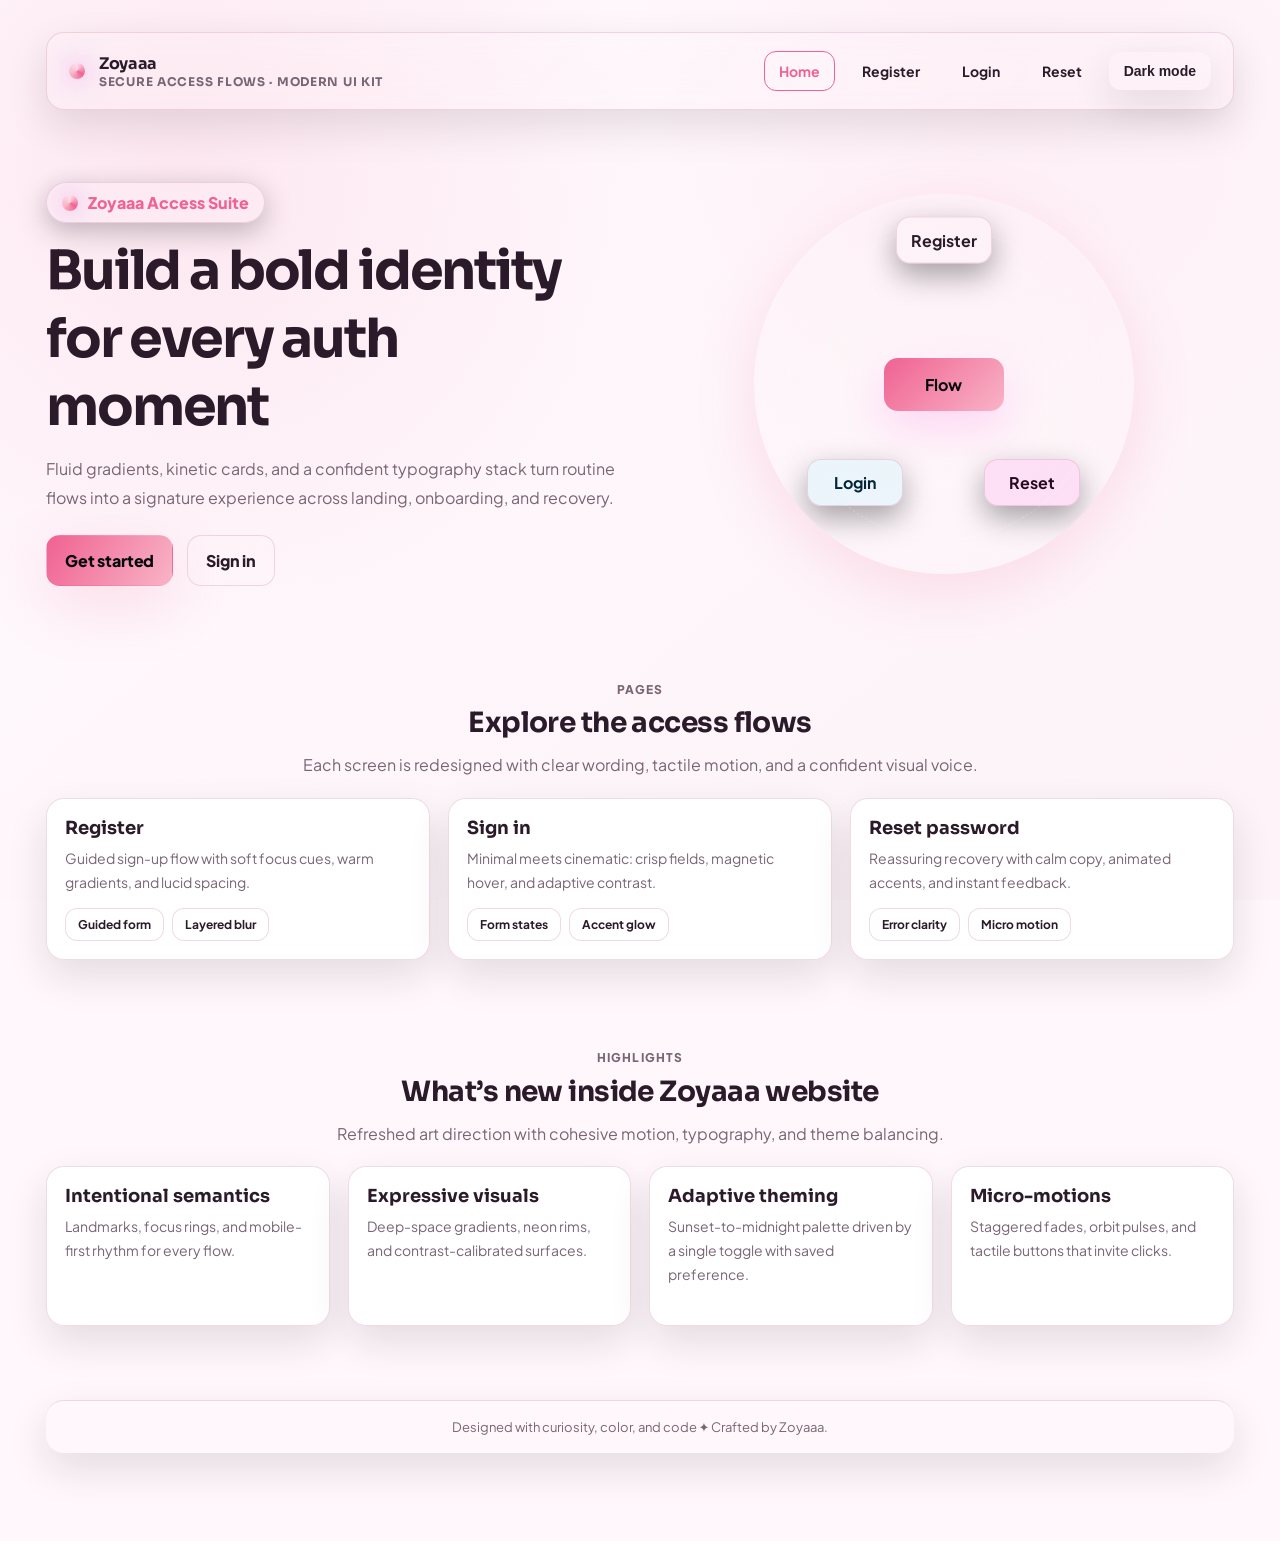
<file: index.html>
<!DOCTYPE html>
<html lang="en">
<head>
    <meta charset="UTF-8" />
    <meta name="viewport" content="width=device-width, initial-scale=1.0" />
    <title>Zoyaaa · Digital Atlas</title>
    <link rel="stylesheet" href="index.css">
</head>
<body>
    <div class="page-shell">
        <header>
            <div class="brand">
                <span class="logo-dot"></span>
                <div>
                    <div>Zoyaaa</div>
                    <span class="brand-sub">Secure access flows · Modern UI kit</span>
                </div>
            </div>
            <nav>
                <a href="index.html" class="active">Home</a>
                <a href="register.html">Register</a>
                <a href="login.html">Login</a>
                <a href="forgetpass.html">Reset</a>
                <button id="themeToggle" class="theme-toggle" aria-label="Toggle theme">Toggle</button>
            </nav>
        </header>

        <main>
            <section class="hero fade">
                <div class="hero-copy">
                    <div class="badge">
                        <span class="logo-dot pulse"></span>
                        Zoyaaa Access Suite
                    </div>
                    <h1>Build a bold identity for every auth moment</h1>
                    <p>Fluid gradients, kinetic cards, and a confident typography stack turn routine flows into a signature experience across landing, onboarding, and recovery.</p>
                    <div class="actions">
                        <a href="register.html" class="btn btn-primary">Get started</a>
                        <a href="login.html" class="btn btn-ghost">Sign in</a>
                    </div>
                </div>
                <div class="hero-visual">
                    <div class="orbital">
                        <div class="planet planet-main">Flow</div>
                        <div class="planet pill">Register</div>
                        <div class="planet pill alt">Login</div>
                        <div class="planet pill accent">Reset</div>
                        <div class="orbit-line"></div>
                    </div>
                </div>
            </section>

            <section class="section fade">
                <div class="section-head">
                    <p class="eyebrow">Pages</p>
                    <h2>Explore the access flows</h2>
                    <p>Each screen is redesigned with clear wording, tactile motion, and a confident visual voice.</p>
                </div>
                <div class="grid">
                    <div class="card" onclick="location.href='register.html'">
                        <h3>Register</h3>
                        <p>Guided sign-up flow with soft focus cues, warm gradients, and lucid spacing.</p>
                        <div class="learn-tags">
                            <span class="tag">Guided form</span>
                            <span class="tag">Layered blur</span>
                        </div>
                    </div>
                    <div class="card" onclick="location.href='login.html'">
                        <h3>Sign in</h3>
                        <p>Minimal meets cinematic: crisp fields, magnetic hover, and adaptive contrast.</p>
                        <div class="learn-tags">
                            <span class="tag">Form states</span>
                            <span class="tag">Accent glow</span>
                        </div>
                    </div>
                    <div class="card" onclick="location.href='forgetpass.html'">
                        <h3>Reset password</h3>
                        <p>Reassuring recovery with calm copy, animated accents, and instant feedback.</p>
                        <div class="learn-tags">
                            <span class="tag">Error clarity</span>
                            <span class="tag">Micro motion</span>
                        </div>
                    </div>
                </div>
            </section>

            <section class="section fade">
                <div class="section-head">
                    <p class="eyebrow">Highlights</p>
                    <h2>What’s new inside Zoyaaa website</h2>
                    <p>Refreshed art direction with cohesive motion, typography, and theme balancing.</p>
                </div>
                <div class="grid">
                    <div class="card">
                        <h3>Intentional semantics</h3>
                        <p>Landmarks, focus rings, and mobile-first rhythm for every flow.</p>
                    </div>
                    <div class="card">
                        <h3>Expressive visuals</h3>
                        <p>Deep-space gradients, neon rims, and contrast-calibrated surfaces.</p>
                    </div>
                    <div class="card">
                        <h3>Adaptive theming</h3>
                        <p>Sunset-to-midnight palette driven by a single toggle with saved preference.</p>
                    </div>
                    <div class="card">
                        <h3>Micro-motions</h3>
                        <p>Staggered fades, orbit pulses, and tactile buttons that invite clicks.</p>
                    </div>
                </div>
            </section>
        </main>

        <footer>
            <p>Designed with curiosity, color, and code ✦ Crafted by Zoyaaa.</p>
        </footer>
    </div>

    <script src="theme.js"></script>
    <script src="index.js"></script>
</body>
</html>
</file>
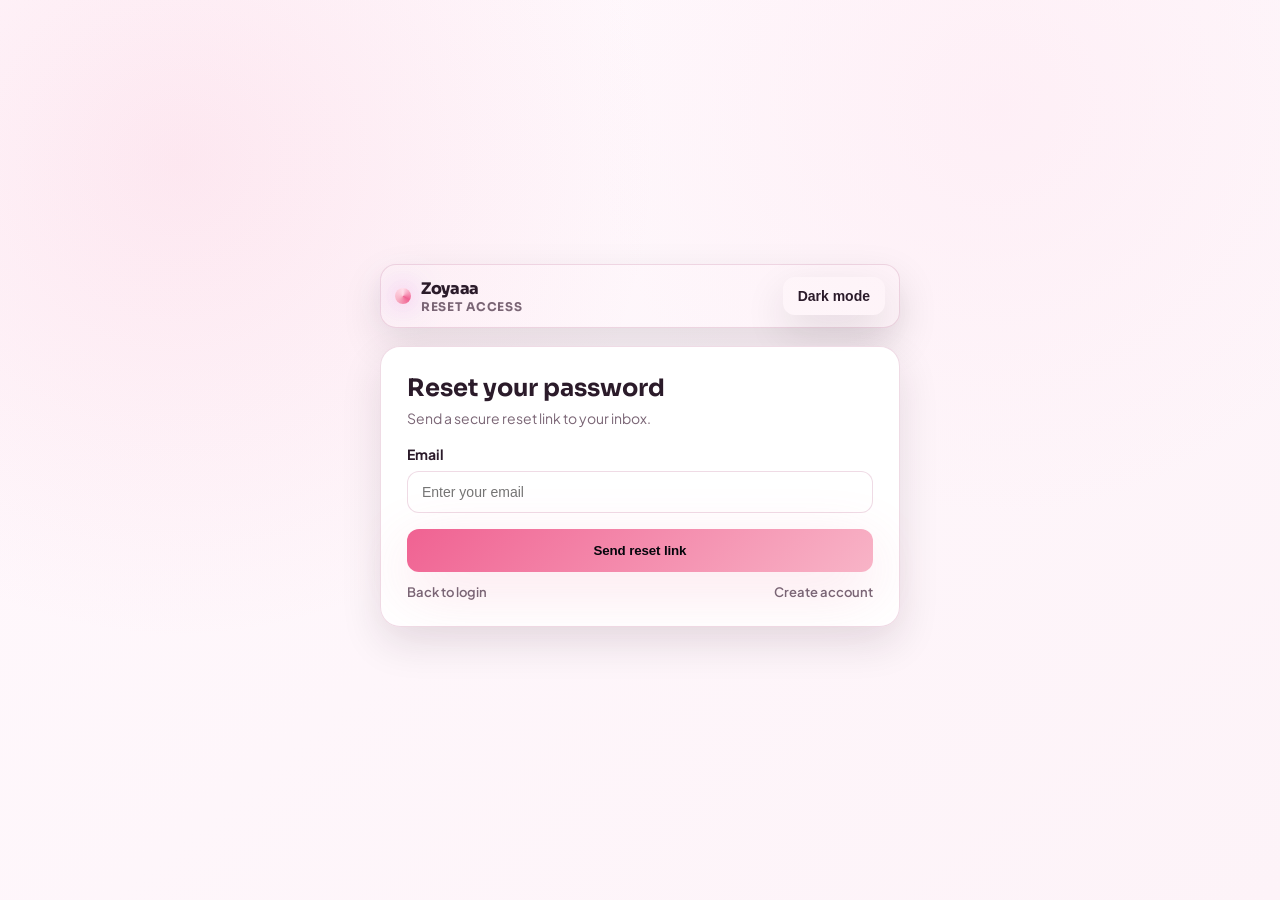
<file: forgetpass.html>
<!DOCTYPE html>
<html lang="en">

<head>
    <meta charset="UTF-8" />
    <meta name="viewport" content="width=device-width, initial-scale=1.0" />
    <title>Reset Password · Zoyaaa</title>
    <link rel="stylesheet" href="index.css">
</head>

<body>

    <div class="auth-page">
        <div class="auth-shell fade">
            <div class="auth-header">
                <div class="auth-brand">
                    <span class="logo-dot"></span>
                    <div>
                        <div>Zoyaaa</div>
                        <span class="brand-sub">Reset access</span>
                    </div>
                </div>
                <button id="themeToggle" class="theme-toggle" aria-label="Toggle theme">Toggle</button>
            </div>

            <div class="auth-card">
                <h2>Reset your password</h2>
                <p class="auth-subtitle">Send a secure reset link to your inbox.</p>
                <div id="errorMsg" class="error"></div>

                <div class="field">
                    <label for="email">Email</label>
                    <input type="email" id="email" placeholder="Enter your email" autocomplete="email" />
                </div>

                <button class="cta" onclick="resetPass()">Send reset link</button>

                <div class="auth-actions">
                    <a class="ghost-link" href="login.html">Back to login</a>
                    <a class="ghost-link" href="register.html">Create account</a>
                </div>
               
        </div>
    </div>

    <script src="theme.js"></script>
    <script src="index.js"></script>
    <script>
        function resetPass() {
            const email = document.getElementById("email").value;
            const errorMsg = document.getElementById("errorMsg");

            errorMsg.classList.remove("show");
            errorMsg.innerText = "";

            if (!email) {
                errorMsg.innerText = "Please enter your email.";
                errorMsg.classList.add("show");
                return;
            }

            alert("Password reset link sent to your email!");
        }
    </script>

</body>

</html>
</file>
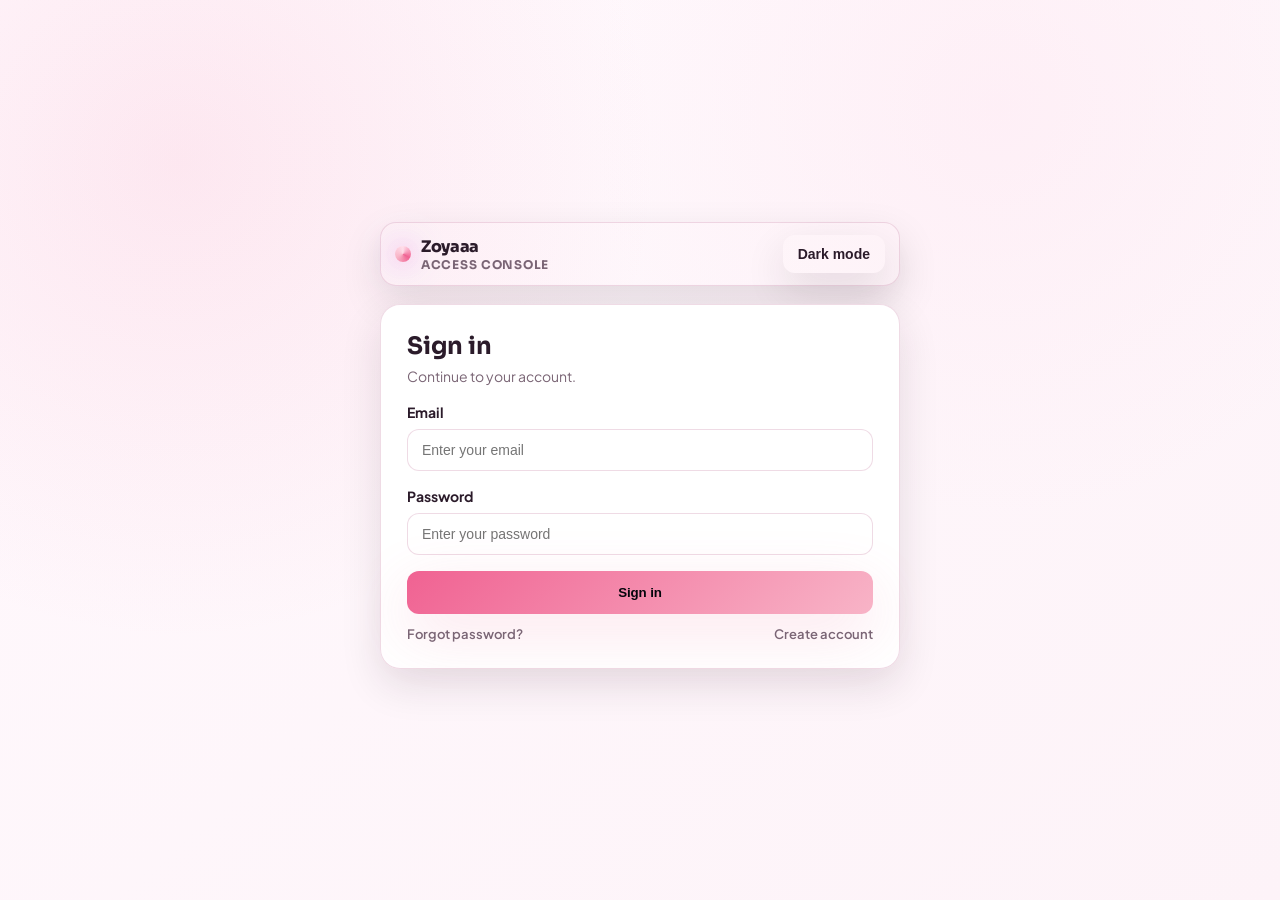
<file: login.html>
<!DOCTYPE html>
<html lang="en">
<head>
    <meta charset="UTF-8" />
    <meta name="viewport" content="width=device-width, initial-scale=1.0" />
    <title>Login · Zoyaaa</title>
    <link rel="stylesheet" href="index.css">
</head>
<body>
    <div class="auth-page">
        <div class="auth-shell fade">
            <div class="auth-header">
                <div class="auth-brand">
                    <span class="logo-dot"></span>
                    <div>
                        <div>Zoyaaa</div>
                        <span class="brand-sub">Access console</span>
                    </div>
                </div>
                <button id="themeToggle" class="theme-toggle" aria-label="Toggle theme">Toggle</button>
            </div>

            <div class="auth-card">
                <h2>Sign in</h2>
                <p class="auth-subtitle">Continue to your account.</p>
                <div id="errorMsg" class="error"></div>

                <div class="field">
                    <label for="email">Email</label>
                    <input type="email" id="email" placeholder="Enter your email" autocomplete="email" />
                </div>

                <div class="field">
                    <label for="password">Password</label>
                    <input type="password" id="password" placeholder="Enter your password" autocomplete="current-password" />
                </div>

                <button class="cta" onclick="login()">Sign in</button>

                <div class="auth-actions">
                    <a class="ghost-link" href="forgetpass.html">Forgot password?</a>
                    <a class="ghost-link" href="register.html">Create account</a>
                </div>
               
            </div>
        </div>
    </div>

    <script src="theme.js"></script>
    <script src="index.js"></script>
    <script src="login.js"></script>
</body>
</html>
</file>
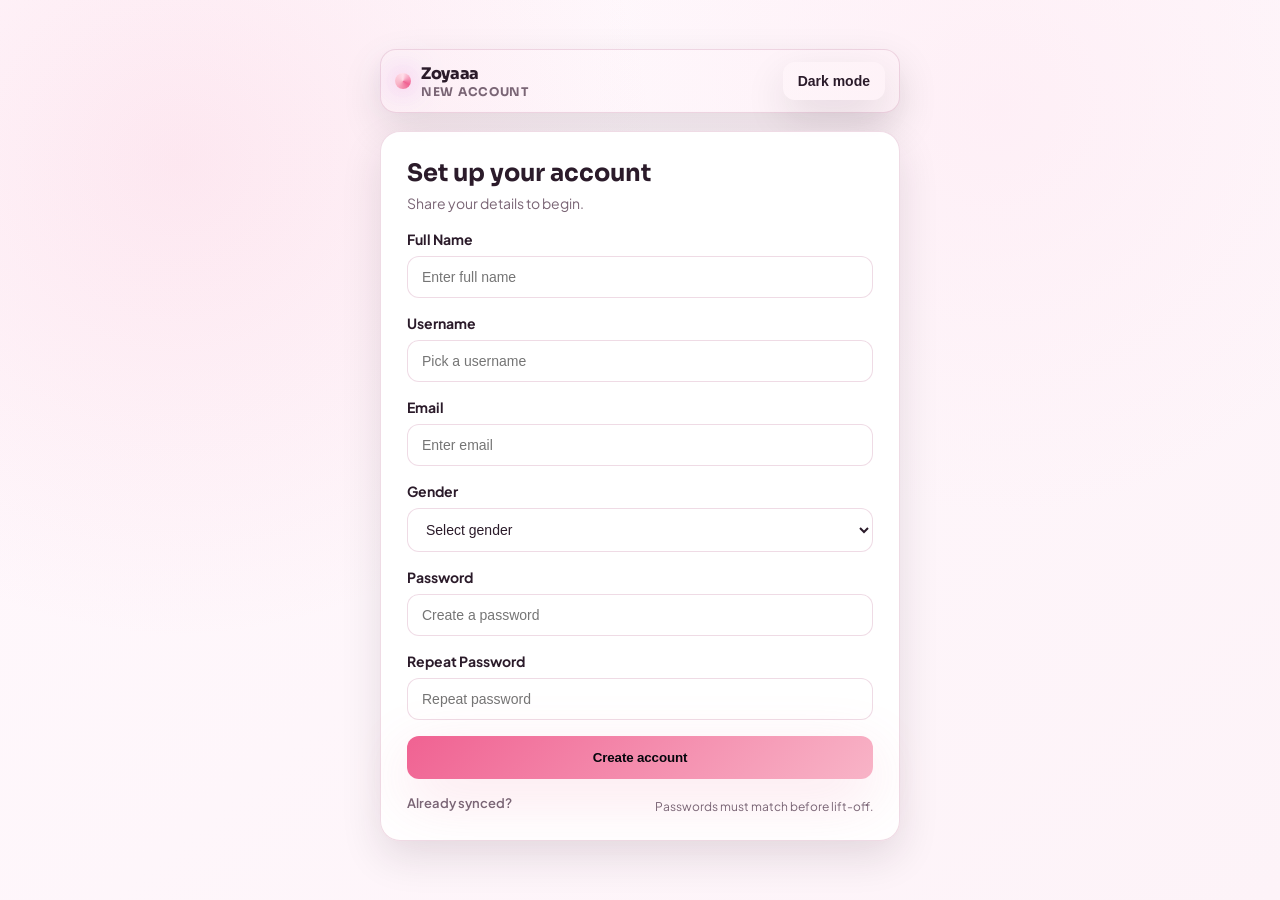
<file: register.html>
<!DOCTYPE html>
<html lang="en">
<head>
    <meta charset="UTF-8" />
    <meta name="viewport" content="width=device-width, initial-scale=1.0" />
    <title>Register · Zoyaaa</title>
    <link rel="stylesheet" href="index.css">
</head>
<body>
    <div class="auth-page">
        <div class="auth-shell fade">
            <div class="auth-header">
                <div class="auth-brand">
                    <span class="logo-dot"></span>
                    <div>
                        <div>Zoyaaa</div>
                        <span class="brand-sub">New account</span>
                    </div>
                </div>
                <button id="themeToggle" class="theme-toggle" aria-label="Toggle theme">Toggle</button>
            </div>

            <div class="auth-card">
                <h2>Set up your account</h2>
                <p class="auth-subtitle">Share your details to begin.</p>
                <div id="errorMsg" class="error"></div>

                <div class="field">
                    <label for="fullname">Full Name</label>
                    <input type="text" id="fullname" placeholder="Enter full name" autocomplete="name" />
                </div>

                <div class="field">
                    <label for="username">Username</label>
                    <input type="text" id="username" placeholder="Pick a username" autocomplete="username" />
                </div>

                <div class="field">
                    <label for="email">Email</label>
                    <input type="email" id="email" placeholder="Enter email" autocomplete="email" />
                </div>

                <div class="field">
                    <label for="gender">Gender</label>
                    <select id="gender">
                        <option value="">Select gender</option>
                        <option value="Female">Female</option>
                        <option value="Male">Male</option>
                        <option value="Other">Other</option>
                    </select>
                </div>

                <div class="field">
                    <label for="password">Password</label>
                    <input type="password" id="password" placeholder="Create a password" autocomplete="new-password" />
                </div>

                <div class="field">
                    <label for="repeatPassword">Repeat Password</label>
                    <input type="password" id="repeatPassword" placeholder="Repeat password" autocomplete="new-password" />
                </div>

                <button class="cta" onclick="register()">Create account</button>

                <div class="auth-actions">
                    <a class="ghost-link" href="login.html">Already synced?</a>
                    <span class="small-note">Passwords must match before lift-off.</span>
                </div>
               
            </div>
        </div>
    </div>

    <script src="theme.js"></script>
    <script src="index.js"></script>
    <script src="register.js"></script>
</body>
</html>
</file>
<file: index.css>
@import url('https://fonts.googleapis.com/css2?family=Sora:wght@400;500;600;700&family=Plus+Jakarta+Sans:wght@400;500;600;700;800&display=swap');

:root {
    --font-display: "Sora", "Plus Jakarta Sans", system-ui, -apple-system, sans-serif;
    --font-body: "Plus Jakarta Sans", "Sora", system-ui, -apple-system, sans-serif;
    --bg: #120c12;
    --bg-accent: radial-gradient(circle at 18% 12%, rgba(255, 182, 206, 0.16), transparent 38%),
                 radial-gradient(circle at 78% 8%, rgba(255, 162, 194, 0.12), transparent 34%),
                 linear-gradient(140deg, #0f0a10, #140d14);
    --surface: rgba(255, 255, 255, 0.06);
    --surface-strong: rgba(22, 15, 18, 0.9);
    --border: rgba(255, 255, 255, 0.08);
    --text: #fdf7fb;
    --muted: #cbbdcc;
    --accent: #f6a5c0;
    --accent-2: #f48fb1;
    --accent-3: #ffd9e8;
    --card-glow: 0 18px 70px rgba(244, 143, 177, 0.18);
    --shadow: 0 18px 40px rgba(0, 0, 0, 0.46);
}

:root[data-theme="light"] {
    --bg: #fff7fb;
    --bg-accent: radial-gradient(circle at 14% 18%, rgba(244, 143, 177, 0.16), transparent 36%),
                 radial-gradient(circle at 78% 12%, rgba(255, 217, 232, 0.24), transparent 32%),
                 linear-gradient(140deg, #fff9fd, #fdf3f8);
    --surface: rgba(255, 255, 255, 0.9);
    --surface-strong: rgba(255, 255, 255, 0.96);
    --border: rgba(210, 153, 180, 0.35);
    --text: #2b1b2a;
    --muted: #7a6575;
    --accent: #f06292;
    --accent-2: #f8b4c7;
    --accent-3: #ffdeea;
    --card-glow: 0 18px 60px rgba(240, 98, 146, 0.18);
    --shadow: 0 16px 40px rgba(43, 27, 42, 0.12);
}

* {
    margin: 0;
    padding: 0;
    box-sizing: border-box;
}

body {
    font-family: var(--font-body);
    background: var(--bg);
    color: var(--text);
    min-height: 100vh;
    position: relative;
    overflow-x: hidden;
}

body::before {
    content: "";
    position: fixed;
    inset: 0;
    pointer-events: none;
    background: var(--bg-accent);
    opacity: 1;
    z-index: 0;
}

.page-shell {
    position: relative;
    z-index: 1;
    max-width: 1240px;
    margin: 0 auto;
    padding: 32px 26px 88px;
}

header {
    background: linear-gradient(130deg, rgba(255, 255, 255, 0.08), rgba(255, 255, 255, 0.02));
    backdrop-filter: blur(16px);
    border: 1px solid var(--border);
    border-radius: 18px;
    padding: 18px 22px;
    display: flex;
    align-items: center;
    justify-content: space-between;
    box-shadow: var(--shadow);
    margin-bottom: 30px;
    position: sticky;
    top: 18px;
    z-index: 2;
}

.brand {
    display: flex;
    align-items: center;
    gap: 14px;
    font-family: var(--font-display);
    font-weight: 700;
    letter-spacing: -0.02em;
}

.brand-sub {
    display: block;
    color: var(--muted);
    font-weight: 700;
    font-size: 12px;
    letter-spacing: 0.06em;
    text-transform: uppercase;
}

.logo-dot {
    width: 16px;
    height: 16px;
    border-radius: 50%;
    background: conic-gradient(from 120deg, var(--accent), var(--accent-2), var(--accent-3), var(--accent));
    box-shadow: 0 0 24px rgba(255, 126, 226, 0.7), 0 0 36px rgba(106, 232, 255, 0.4);
}

.logo-dot.pulse {
    animation: pulse 1.8s ease-in-out infinite;
}

nav {
    display: flex;
    align-items: center;
    gap: 12px;
}

nav a, .theme-toggle {
    text-decoration: none;
    color: var(--text);
    font-weight: 700;
    font-size: 14px;
    padding: 10px 14px;
    border-radius: 12px;
    border: 1px solid transparent;
    transition: all 0.2s ease;
    background: rgba(255, 255, 255, 0.04);
}

nav a:hover {
    border-color: var(--border);
    color: var(--accent);
    background: rgba(255, 255, 255, 0.08);
}

nav a.active {
    border-color: var(--accent);
    color: var(--accent);
    background: rgba(255, 255, 255, 0.12);
}

.theme-toggle {
    cursor: pointer;
    box-shadow: var(--shadow);
}

.theme-toggle:hover {
    transform: translateY(-2px);
    box-shadow: 0 12px 30px rgba(0, 0, 0, 0.2);
}

.hero {
    display: grid;
    grid-template-columns: repeat(auto-fit, minmax(320px, 1fr));
    gap: 26px;
    align-items: center;
    padding: 26px 0 8px;
}

.hero-copy h1 {
    font-family: var(--font-display);
    font-size: clamp(34px, 5vw, 54px);
    letter-spacing: -0.04em;
    margin-bottom: 14px;
}

.hero-copy p {
    color: var(--muted);
    font-size: 16px;
    line-height: 1.8;
    max-width: 620px;
}

.badge {
    display: inline-flex;
    align-items: center;
    gap: 10px;
    padding: 9px 15px;
    border-radius: 999px;
    background: rgba(255, 255, 255, 0.08);
    color: var(--accent);
    font-weight: 800;
    border: 1px solid var(--border);
    margin-bottom: 14px;
    box-shadow: 0 8px 28px rgba(0, 0, 0, 0.25);
}

.actions {
    display: flex;
    align-items: center;
    gap: 14px;
    margin-top: 22px;
    flex-wrap: wrap;
}

.btn {
    display: inline-flex;
    align-items: center;
    justify-content: center;
    gap: 8px;
    border-radius: 14px;
    padding: 14px 18px;
    text-decoration: none;
    font-weight: 800;
    letter-spacing: -0.01em;
    transition: transform 0.2s ease, box-shadow 0.2s ease, background 0.2s ease;
    border: 1px solid transparent;
}

.btn-primary {
    background: linear-gradient(120deg, var(--accent), var(--accent-2));
    color: #05060c;
    box-shadow: var(--card-glow);
}

.btn-primary:hover {
    transform: translateY(-2px) scale(1.01);
}

.btn-ghost {
    border-color: var(--border);
    color: var(--text);
    background: rgba(255, 255, 255, 0.06);
}

.btn-ghost:hover {
    transform: translateY(-2px);
    border-color: var(--accent);
    color: var(--accent);
}

.hero-visual {
    position: relative;
    padding: 28px;
}

.orbital {
    position: relative;
    width: 100%;
    aspect-ratio: 1 / 1;
    max-width: 380px;
    margin: 0 auto;
    border-radius: 50%;
    background: radial-gradient(circle at 50% 50%, rgba(255, 255, 255, 0.14), rgba(255, 255, 255, 0.02));
    box-shadow: var(--card-glow);
    display: grid;
    place-items: center;
    overflow: hidden;
}

.orbit-line {
    position: absolute;
    width: 82%;
    height: 82%;
    border-radius: 50%;
    border: 1px dashed rgba(255, 255, 255, 0.2);
    animation: spin 12s linear infinite;
}

.planet {
    position: absolute;
    min-width: 96px;
    text-align: center;
    padding: 12px 14px;
    border-radius: 14px;
    background: rgba(255, 255, 255, 0.08);
    border: 1px solid var(--border);
    color: var(--text);
    font-weight: 700;
    box-shadow: 0 12px 30px rgba(0, 0, 0, 0.35);
}

.planet-main {
    position: relative;
    min-width: 120px;
    padding: 16px 18px;
    background: linear-gradient(135deg, var(--accent), var(--accent-2));
    color: #05060c;
    border: none;
    box-shadow: 0 18px 40px rgba(255, 126, 226, 0.25);
}

.pill {
    background: rgba(255, 255, 255, 0.06);
    border: 1px solid var(--border);
}

.pill.alt {
    background: rgba(106, 232, 255, 0.12);
    color: #022538;
}

.pill.accent {
    background: rgba(255, 126, 226, 0.18);
    color: #2a0a23;
}

.planet:nth-child(2) { top: 12%; left: 50%; transform: translate(-50%, -50%); }
.planet:nth-child(3) { bottom: 18%; left: 14%; }
.planet:nth-child(4) { bottom: 18%; right: 14%; }

.section {
    margin-top: 52px;
    padding: 18px 0;
}

.section-head {
    display: flex;
    flex-direction: column;
    gap: 6px;
    text-align: center;
    align-items: center;
    max-width: 720px;
    margin: 0 auto;
}

.eyebrow {
    text-transform: uppercase;
    font-size: 12px;
    letter-spacing: 0.1em;
    color: var(--accent-2);
    font-weight: 800;
}

.section h2 {
    font-size: 28px;
    font-family: var(--font-display);
    letter-spacing: -0.02em;
    margin-bottom: 6px;
}

.section p {
    color: var(--muted);
    line-height: 1.6;
}

.grid {
    display: grid;
    grid-template-columns: repeat(auto-fit, minmax(260px, 1fr));
    gap: 18px;
    margin-top: 20px;
}

.card {
    background: var(--surface-strong);
    border: 1px solid var(--border);
    border-radius: 18px;
    padding: 18px;
    box-shadow: var(--shadow);
    transition: transform 0.22s ease, border-color 0.22s ease, box-shadow 0.22s ease;
    cursor: pointer;
    position: relative;
    overflow: hidden;
}

.card::after {
    content: "";
    position: absolute;
    inset: 0;
    background: radial-gradient(circle at 30% 20%, rgba(255, 126, 226, 0.16), transparent 45%);
    opacity: 0;
    transition: opacity 0.25s ease;
}

.card:hover {
    transform: translateY(-6px);
    border-color: rgba(255, 255, 255, 0.22);
    box-shadow: 0 20px 50px rgba(0, 0, 0, 0.35);
}

.card:hover::after {
    opacity: 1;
}

.card h3 {
    font-family: var(--font-display);
    font-size: 18px;
    margin-bottom: 8px;
}

.card p {
    color: var(--muted);
    line-height: 1.7;
    font-size: 14px;
}

.section .card {
    min-height: 160px;
}

.learn-tags {
    display: flex;
    flex-wrap: wrap;
    gap: 8px;
    margin-top: 14px;
}

.tag {
    padding: 8px 12px;
    border-radius: 12px;
    border: 1px solid var(--border);
    background: rgba(255, 255, 255, 0.05);
    font-weight: 700;
    color: var(--text);
    font-size: 12px;
}

footer {
    margin-top: 56px;
    text-align: center;
    color: var(--muted);
    font-size: 13px;
    padding: 18px;
    border-top: 1px solid var(--border);
    background: rgba(255, 255, 255, 0.02);
    border-radius: 18px;
    box-shadow: var(--shadow);
}

.fade {
    opacity: 0;
    transform: translateY(12px);
    transition: opacity 0.5s ease, transform 0.5s ease;
}

.fade.show {
    opacity: 1;
    transform: translateY(0);
}

@media (max-width: 860px) {
    header {
        flex-direction: column;
        align-items: flex-start;
        gap: 12px;
        top: 0;
        position: relative;
    }

    nav {
        width: 100%;
        justify-content: flex-start;
        flex-wrap: wrap;
    }

    .orbital {
        max-width: 300px;
    }
}

/* Auth layouts */
.auth-page {
    min-height: 100vh;
    background: var(--bg);
    color: var(--text);
    position: relative;
    overflow: hidden;
    display: flex;
    align-items: center;
    justify-content: center;
    padding: 42px 16px 52px;
}

.auth-page::before {
    content: "";
    position: fixed;
    inset: 0;
    background: var(--bg-accent);
    pointer-events: none;
    z-index: 0;
}

.auth-shell {
    position: relative;
    z-index: 1;
    width: min(520px, 100%);
}

.auth-header {
    display: flex;
    align-items: center;
    justify-content: space-between;
    margin-bottom: 18px;
    padding: 12px 14px;
    border-radius: 16px;
    background: rgba(255, 255, 255, 0.06);
    border: 1px solid var(--border);
    box-shadow: var(--shadow);
}

.auth-brand {
    display: flex;
    align-items: center;
    gap: 10px;
    font-weight: 800;
    letter-spacing: -0.02em;
    font-family: var(--font-display);
}

.auth-card {
    background: var(--surface-strong);
    border: 1px solid var(--border);
    border-radius: 20px;
    padding: 26px;
    box-shadow: var(--shadow);
    backdrop-filter: blur(14px);
}

.auth-card h2 {
    font-family: var(--font-display);
    margin-bottom: 6px;
}

.auth-subtitle {
    color: var(--muted);
    margin-bottom: 18px;
    font-size: 14px;
}

.field {
    display: flex;
    flex-direction: column;
    gap: 8px;
    margin-bottom: 16px;
}

.field label {
    font-weight: 700;
    font-size: 14px;
    color: var(--text);
}

.field input,
.field select {
    background: rgba(255, 255, 255, 0.06);
    border: 1px solid var(--border);
    border-radius: 12px;
    padding: 12px 14px;
    font-size: 14px;
    color: var(--text);
    transition: border-color 0.2s ease, box-shadow 0.2s ease, transform 0.2s ease;
}

.field input:focus,
.field select:focus {
    outline: none;
    border-color: var(--accent);
    box-shadow: 0 0 0 3px rgba(255, 126, 226, 0.25);
    transform: translateY(-1px);
}

.error {
    background: rgba(239, 68, 68, 0.12);
    border: 1px solid rgba(239, 68, 68, 0.35);
    color: #fca5a5;
    padding: 10px 12px;
    border-radius: 10px;
    font-size: 13px;
    margin-bottom: 12px;
    display: none;
}

.error.show {
    display: block;
}

.cta {
    width: 100%;
    border: none;
    border-radius: 12px;
    padding: 14px;
    font-weight: 800;
    letter-spacing: -0.01em;
    cursor: pointer;
    background: linear-gradient(135deg, var(--accent), var(--accent-2));
    color: #05060c;
    box-shadow: var(--card-glow);
    transition: transform 0.2s ease, box-shadow 0.2s ease;
}

.cta:hover {
    transform: translateY(-2px);
    box-shadow: 0 18px 40px rgba(255, 126, 226, 0.25);
}

.auth-actions {
    display: flex;
    justify-content: space-between;
    align-items: center;
    gap: 10px;
    margin-top: 12px;
    flex-wrap: wrap;
}

.ghost-link {
    color: var(--muted);
    text-decoration: none;
    font-size: 13px;
    font-weight: 600;
}

.ghost-link:hover {
    color: var(--accent);
}

.small-note {
    color: var(--muted);
    font-size: 12px;
    margin-top: 8px;
}

@keyframes pulse {
    0% { transform: scale(1); box-shadow: 0 0 24px rgba(255, 126, 226, 0.7); }
    50% { transform: scale(1.1); box-shadow: 0 0 36px rgba(106, 232, 255, 0.55); }
    100% { transform: scale(1); box-shadow: 0 0 24px rgba(255, 126, 226, 0.7); }
}

@keyframes spin {
    from { transform: rotate(0deg); }
    to { transform: rotate(360deg); }
}
</file>
